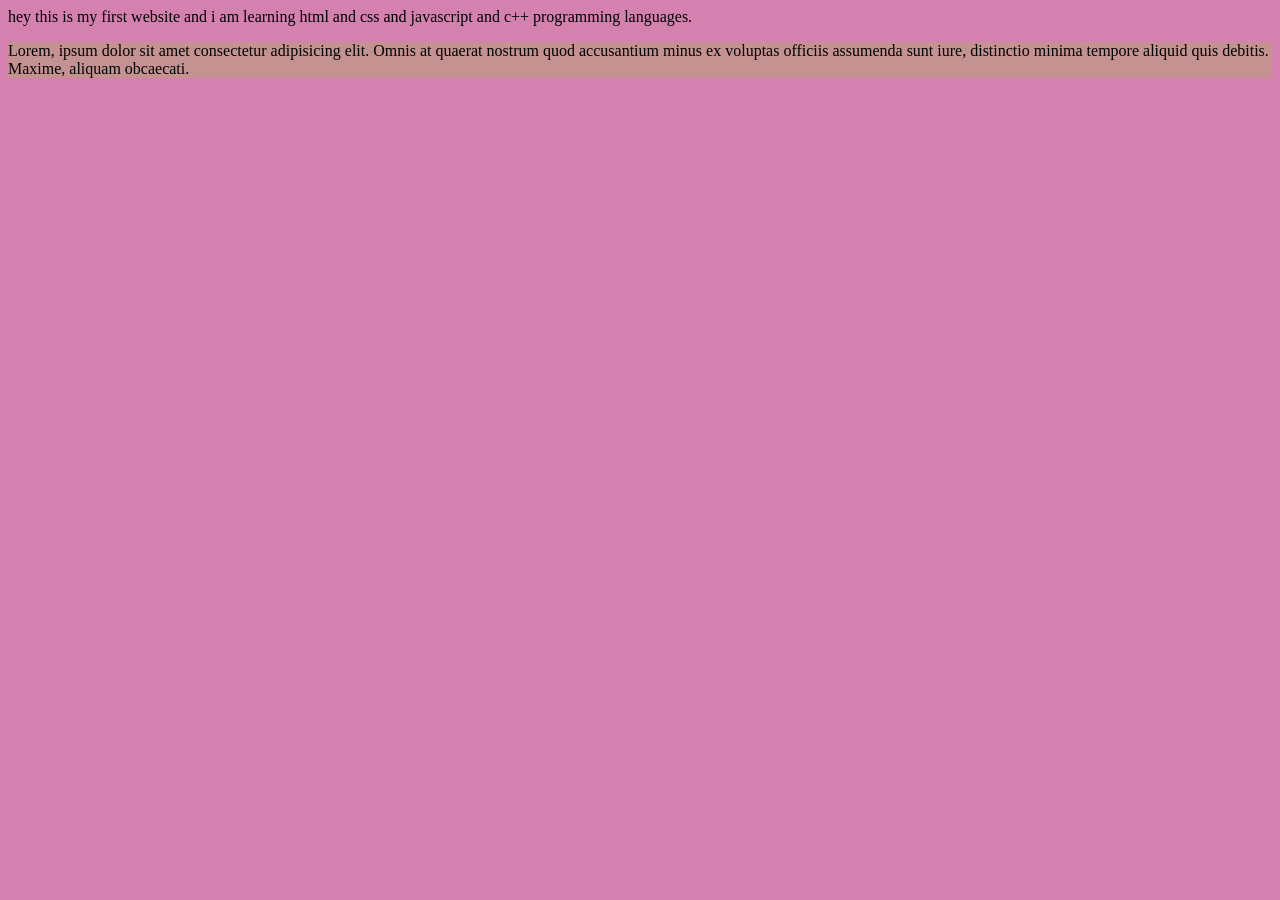
<file: basic/index.html>
<!DOCTYPE html>
<html lang="en">
<head>
    <meta charset="UTF-8">
    <meta name="viewport" content="width=device-width, initial-scale=1.0">
    <title>varun singh</title>
    <link rel="stylesheet" href="style.css">
</head>
<body>
    hey this is my first website and i am learning html and css and javascript and c++ programming languages.
<p style="background-color:rgb(197, 146, 146);">Lorem, ipsum dolor sit amet consectetur adipisicing elit. Omnis at quaerat nostrum quod accusantium minus ex voluptas officiis assumenda sunt iure, distinctio minima tempore aliquid quis debitis. Maxime, aliquam obcaecati.</p>
    <script src="script.jss"></script>
</body>
</html>


<!-- comment in html -->
</file>
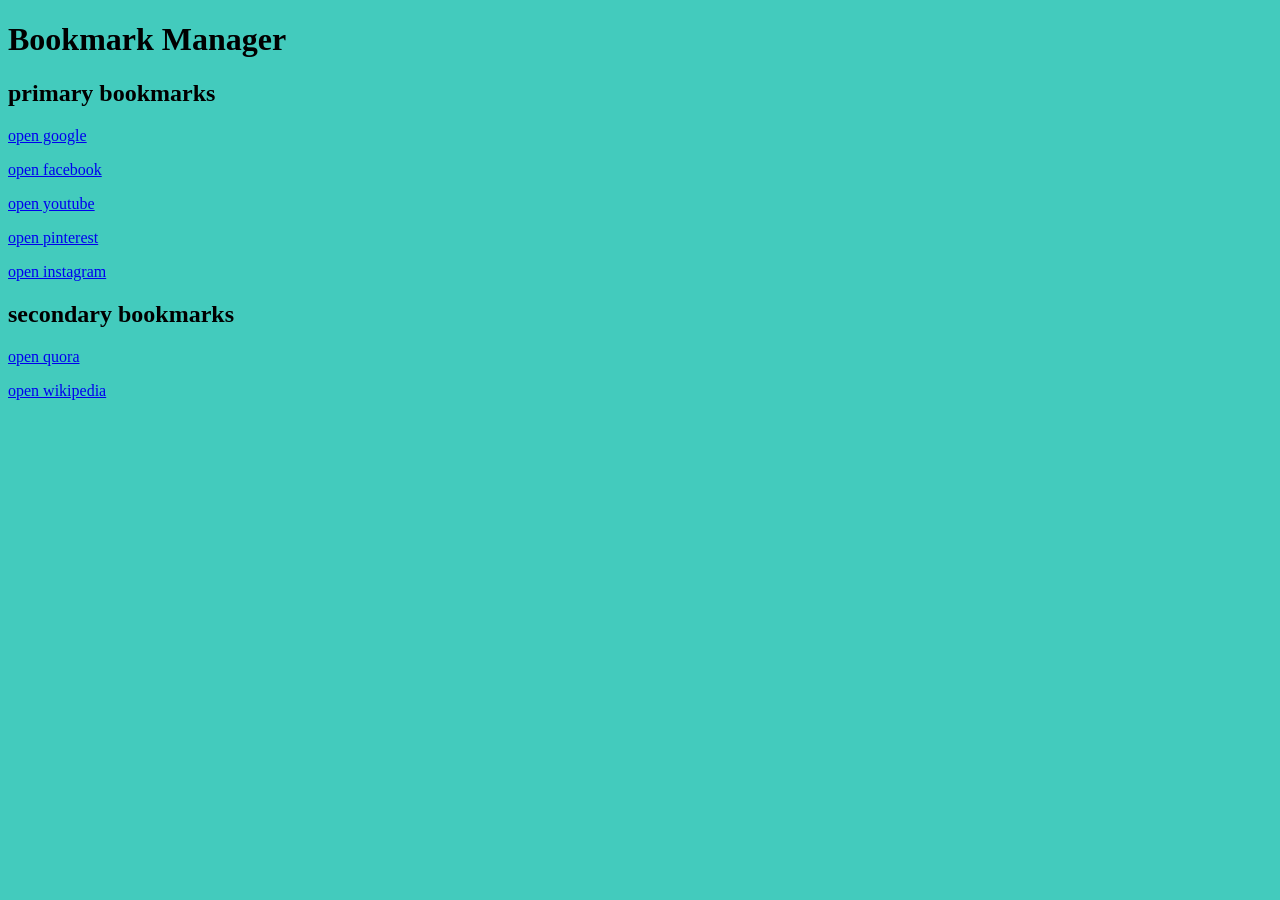
<file: bookmark_manager/index.html>
<!DOCTYPE html>
<html lang="en">
<head>
    <meta charset="UTF-8">
    <meta name="viewport" content="width=device-width, initial-scale=1.0">
    <title>Bookmark Manager - Varun Singh</title>
    <link rel="stylesheet" href="style.css">
</head>
<body>
    <h1>Bookmark Manager</h1>
    <h2>primary bookmarks</h2>
    <p><a target="_blank" href="https://www.google.com">open google</a></p>
    <p><a target="_blank" href="https://www.facebook.com">open facebook</a></p>
    <p><a target="_blank" href="https://www.youtube.com">open youtube</a></p>
    <p><a target="_blank" href="https://www.pinterest.com">open pinterest</a></p>
    <p><a target="_blank" href="https://www.instagram.com">open instagram</a></p>

    <h2>secondary bookmarks</h2>
    <p><a target="_blank" href="https://www.quora.com">open quora</a></p>
    <p><a target="_blank" href="https://www.wikipedia.org">open wikipedia</a></p>
    <script src="script.jss"></script>
</body>
</html>
</file>
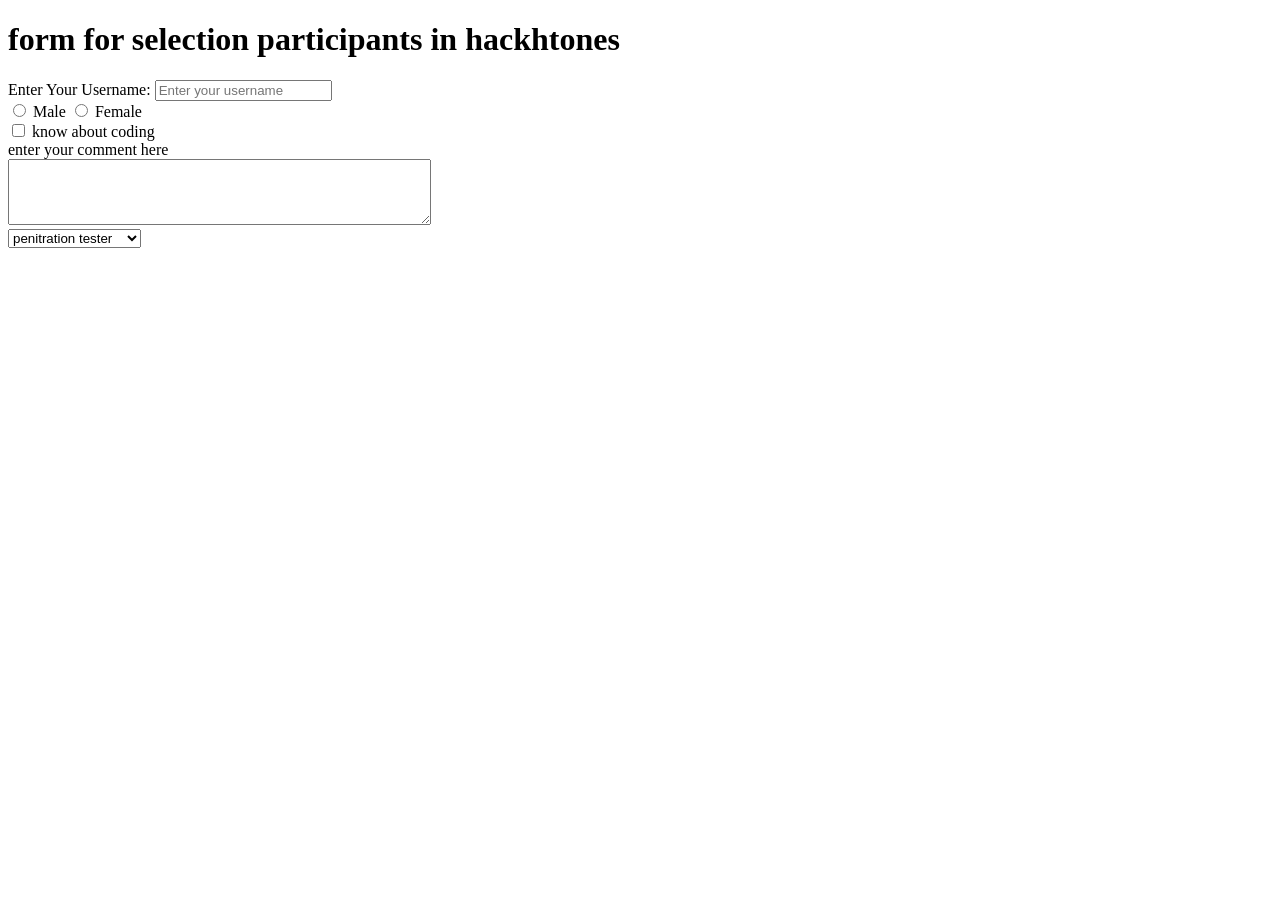
<file: forms/INDEX.HTML>
<!DOCTYPE html>
<html lang="en">
<head>
    <meta charset="UTF-8">
    <meta name="viewport" content="width=device-width, initial-scale=1.0">
    <title> forms </title>
</head>
<body>
    <h1> form for selection participants in hackhtones </h1>
    <form action = "post"> 
        <div> 
        <label for="username">Enter Your Username:</label>
        <input type="text" name="username" id="username" placeholder="Enter your username">
        </div>


        <div>
        <input type="radio" name="gender" id="male" value="male">
        <label for="male">Male</label>
        <input type="radio" name="gender" id="female" value="female">
        <label for="female">Female</label>
        </div>


        <div>
            <input type="checkbox" id="coding" name="coding" values="yes">
            <label for="coding">know about coding</label>
            </div>
            <div>
                <label for="comment">enter your comment here </label>
            </div>
            <textarea id="comment" name="comment" rows="4" cols="50"></textarea>

            
            <div>
                <select name="role">
                    <option value="penitration tester">penitration tester</option>
                    <option value="baunty hunter">baunty hunter</option>
                    <option value="fullstack developer">fullstack developer</option>
                </select>
            </div>
    </form>
</body>
</html>
</file>
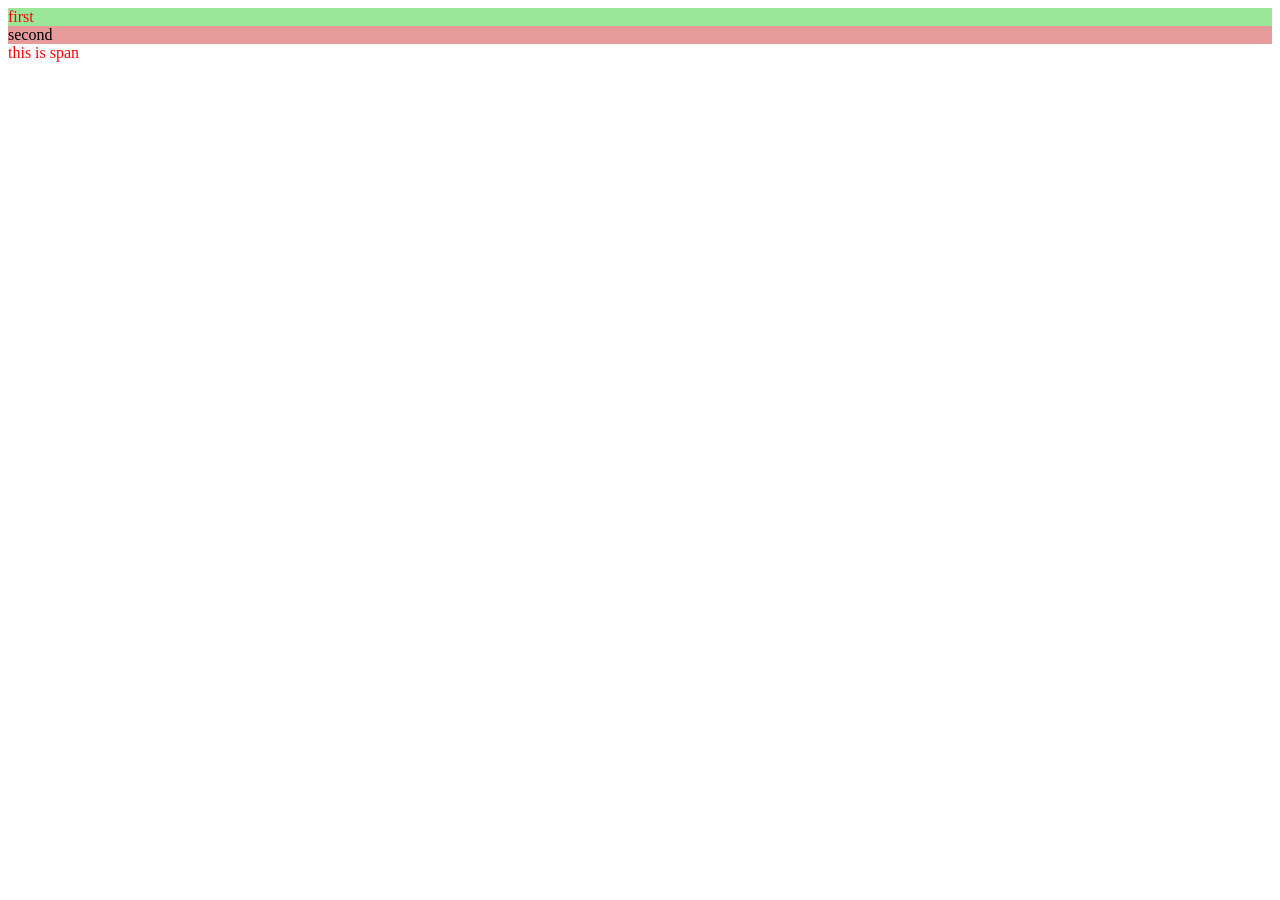
<file: id & classes/index.html>
<!DOCTYPE html>
<html lang="en">
<head>
    <meta charset="UTF-8">
    <meta name="viewport" content="width=device-width, initial-scale=1.0">
    <title>id and classes</title>
    <link rel="stylesheet" href="style.css">
</head>
<body>
    <div id="firstdiv" class="red bg-yellow">first</div>
    <div id="secondiv">second</div>
    <span class="red">this is span</span>
</body>
</html>
</file>
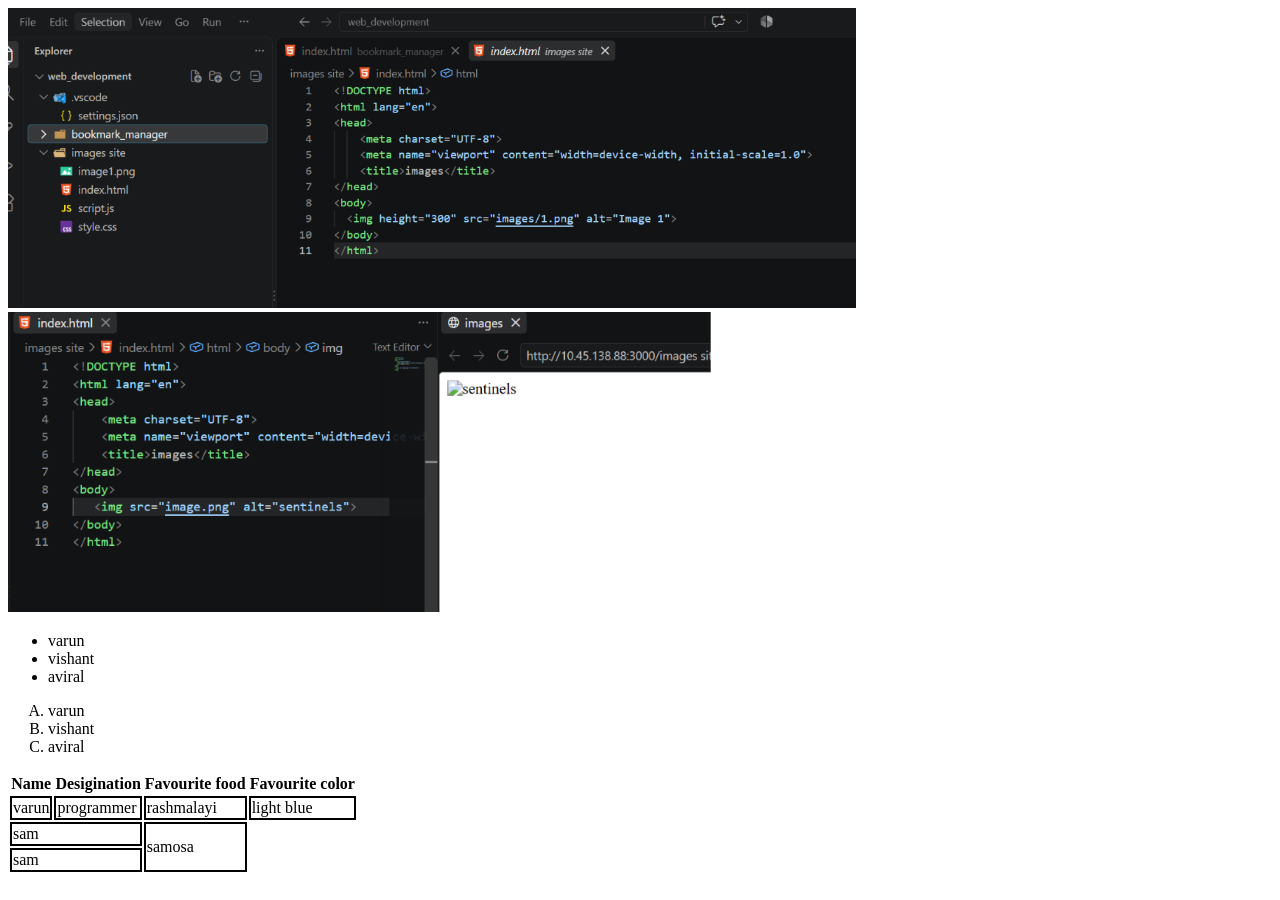
<file: images site/index.html>
<!DOCTYPE html>
<html lang="en">
<head>
    <meta charset="UTF-8">
    <meta name="viewport" content="width=device-width, initial-scale=1.0">
    <title>Images</title>
    <link rel="stylesheet" href="style.css">
</head>
<body>
  <img height="300" src="image5.png" alt="Image site">
  <img height="300" src="image1.png" alt="Image site">
  <table>
    <tr>
      <th>Name</th>
      <th>Desigination</th>
      <Th>Favourite food</th>
      <th>Favourite color</th>
    </tr>
    <tr>
      <td>varun</td>
      <td>programmer</td>
      <td>rashmalayi</td>
      <td>light blue</td>
    </tr>

    <tr> 
      <td colspan="2"> sam </td>
      <td rowspan="2"> samosa </td>
    </tr>
    <tr> 
      <td colspan="2"> sam </td>
    </tr>

    <ul>
      <li>varun</li>
      <li>vishant</li>
      <li>aviral</li>
    </ul>

    <ol type="A">  
      <li>varun</li>
      <li>vishant</li>
      <li>aviral</li>
    </ol>

  </table>
</body>
</html>
</file>
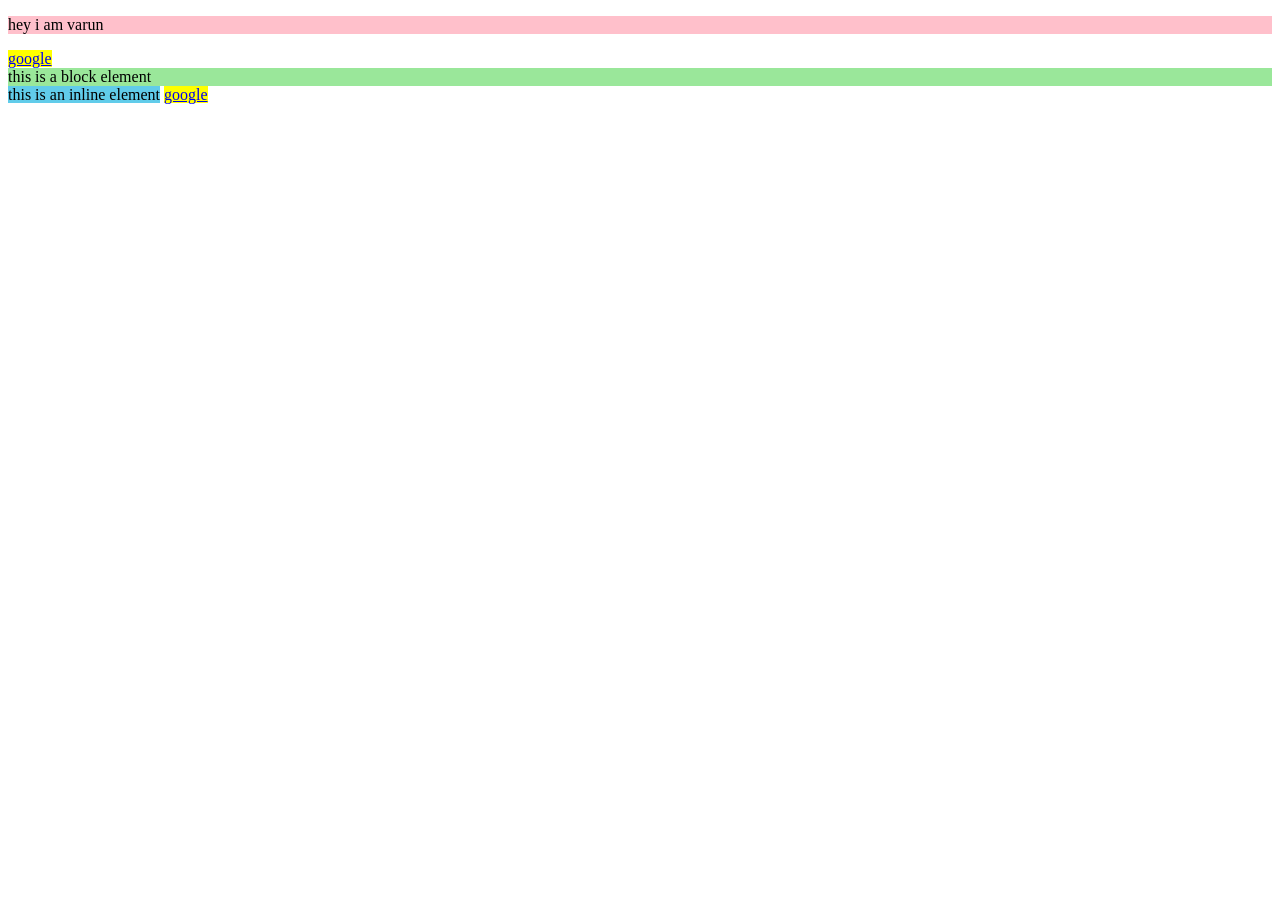
<file: inline&block element/index.html>
<!DOCTYPE html>
<html lang="en">
<head>
    <meta charset="UTF-8">
    <meta name="viewport" content="width=device-width, initial-scale=1.0">
    <title>inline and block elements</title>
    <link rel="stylesheet" href="style.css">
</head>
<body>
    <p> hey i am varun</p>  <!-- this is block element they cover the entire width of the container -->
    <a href="https://www.google.com/">google</a>   <!-- this is inline element they only cover the width of the content -->
<div>this is a block element</div>  <!-- this is block element  agar is line mai new line add karogai to bhi wo niche hi show hogi -->
<span>this is an inline element</span> <a href="https://www.google.com/">google</a>
</html>
</file>
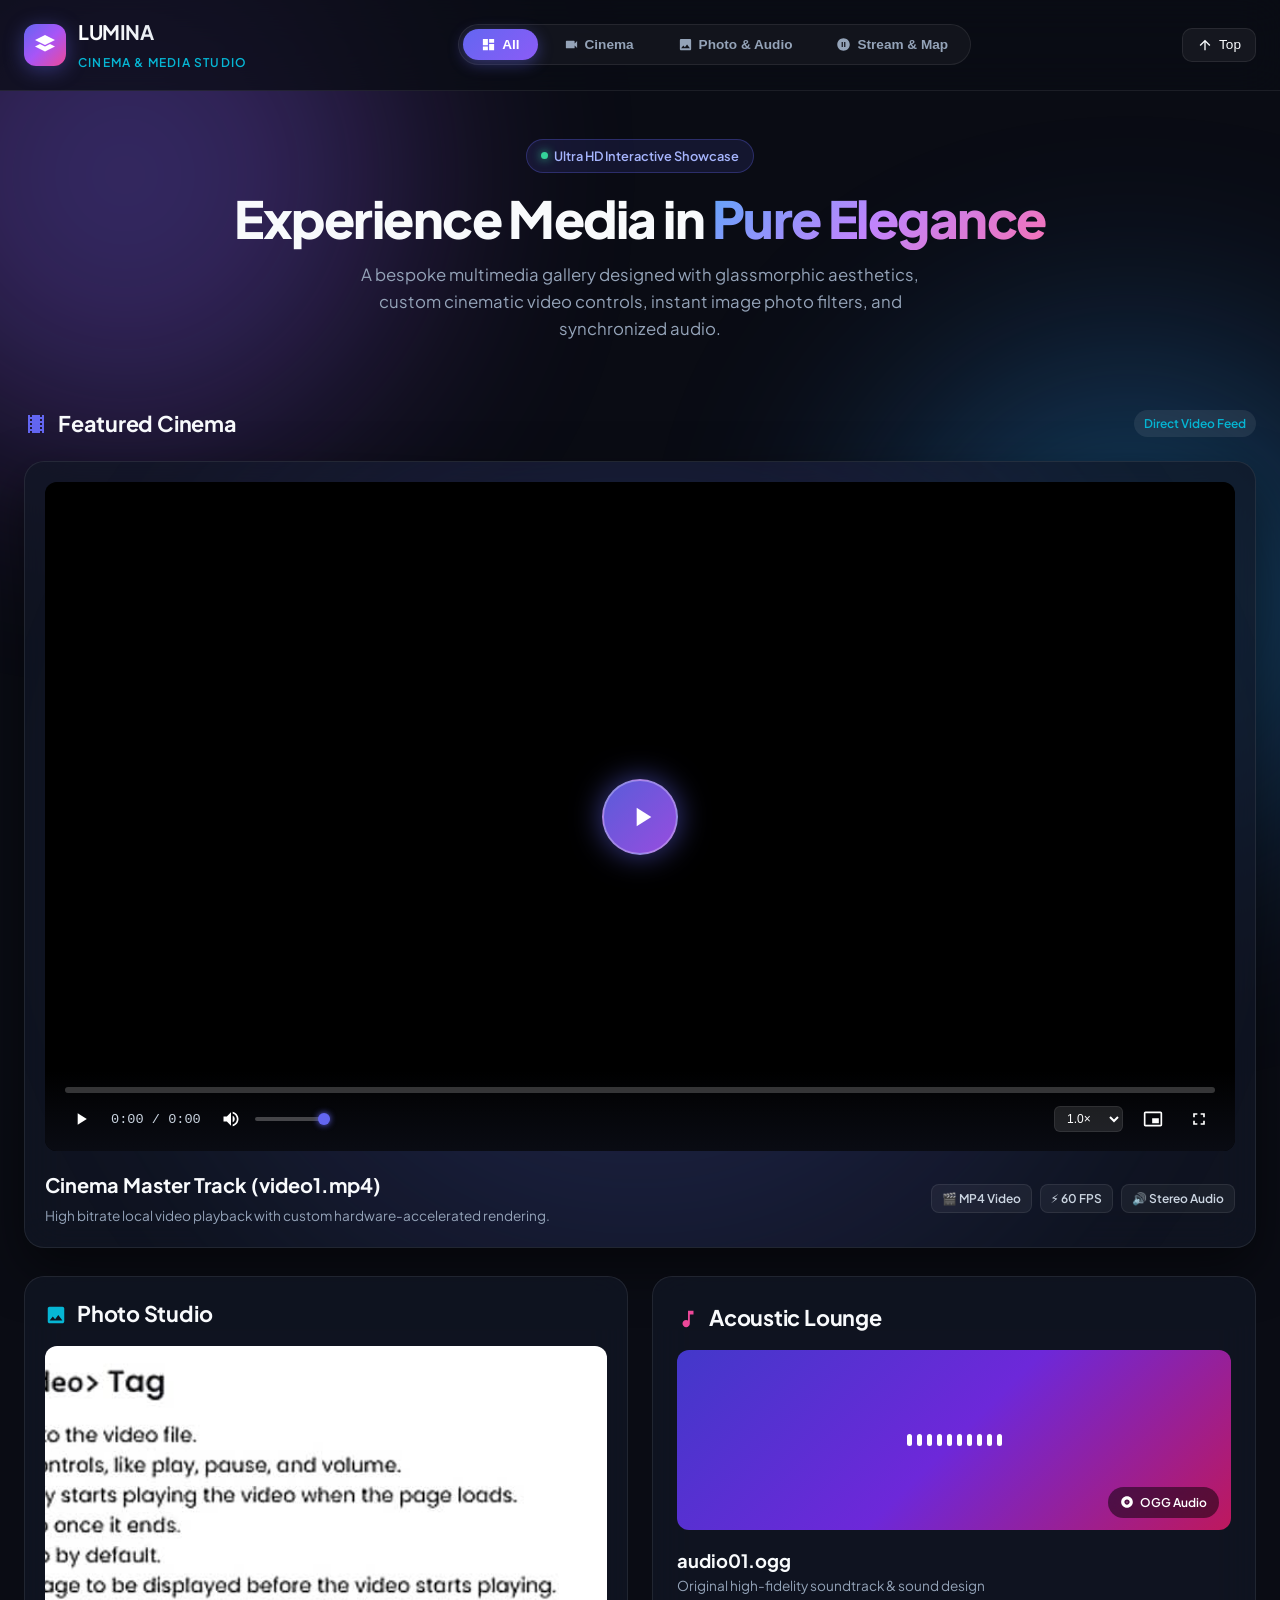
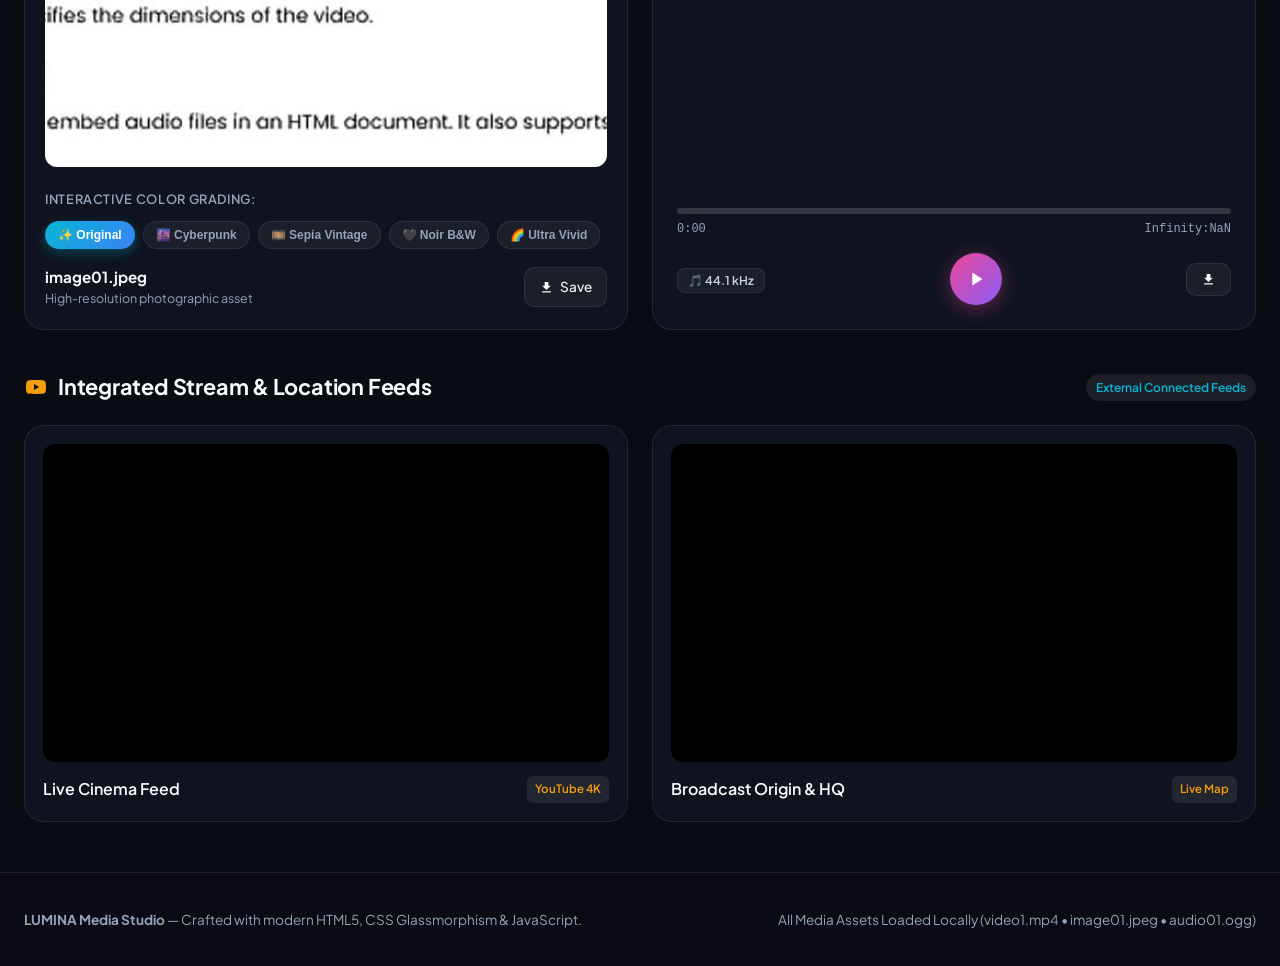
<file: media site/index.html>
<!DOCTYPE html>
<html lang="en">
<head>
  <meta charset="UTF-8">
  <meta http-equiv="refresh" content="0; url=media.html">
  <meta name="viewport" content="width=device-width, initial-scale=1.0">
  <title>Redirecting to Media Studio</title>
  <script>
    window.location.replace("media.html");
  </script>
  <style>
    body {
      background-color: #0a0c14;
      color: #f8fafc;
      font-family: system-ui, -apple-system, BlinkMacSystemFont, 'Segoe UI', Roboto, sans-serif;
      display: flex;
      flex-direction: column;
      align-items: center;
      justify-content: center;
      height: 100vh;
      margin: 0;
      text-align: center;
    }
    .redirect-card {
      background: rgba(18, 24, 38, 0.8);
      border: 1px solid rgba(255, 255, 255, 0.1);
      padding: 30px 40px;
      border-radius: 16px;
      box-shadow: 0 10px 30px rgba(0,0,0,0.5);
    }
    a {
      color: #6366f1;
      font-weight: 600;
      text-decoration: none;
    }
    a:hover {
      text-decoration: underline;
    }
  </style>
</head>
<body>
  <div class="redirect-card">
    <h2>LUMINA Media Studio</h2>
    <p>The media file is located at <a href="media.html">media.html</a>.</p>
    <p style="font-size: 0.85rem; color: #94a3b8;">Redirecting automatically...</p>
  </div>
</body>
</html>
</file>
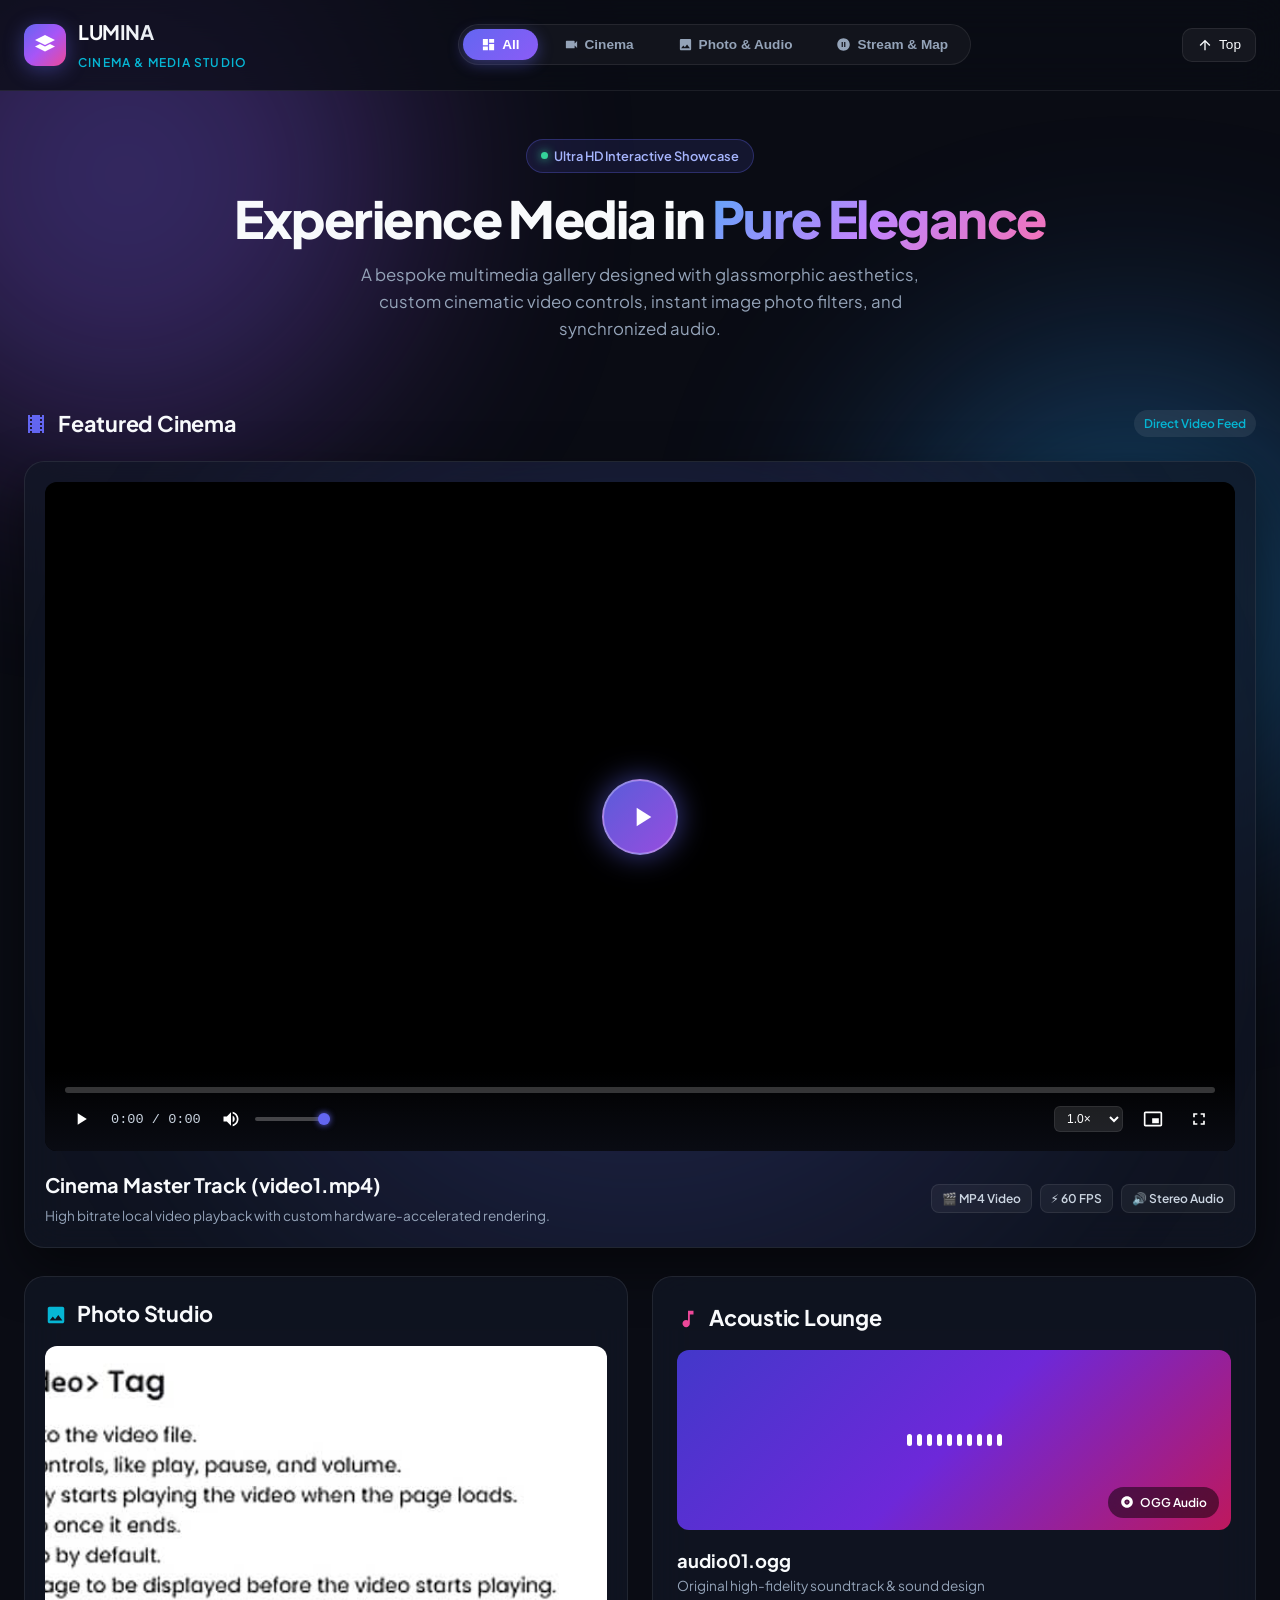
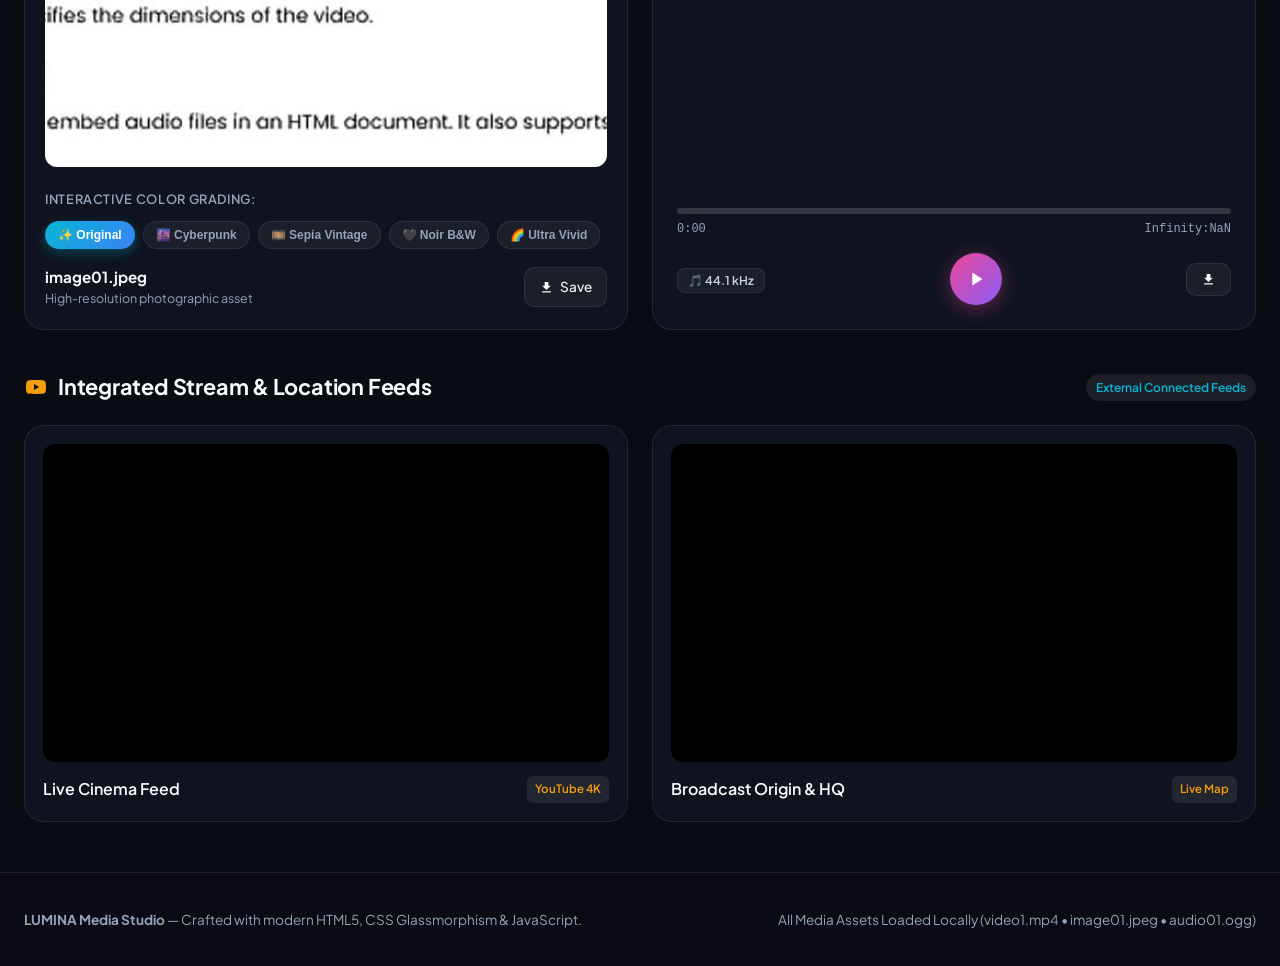
<file: media site/media.html>
<!DOCTYPE html>
<html lang="en">
<head>
  <meta charset="UTF-8">
  <meta name="viewport" content="width=device-width, initial-scale=1.0">
  <title>Lumina Studio // Next-Gen Media Experience</title>
  <link rel="preconnect" href="https://fonts.googleapis.com">
  <link rel="preconnect" href="https://fonts.gstatic.com" crossorigin>
  <link href="https://fonts.googleapis.com/css2?family=Plus+Jakarta+Sans:wght@400;500;600;700;800&display=swap" rel="stylesheet">
  <link rel="stylesheet" href="style.css">
</head>
<body>

  <!-- ================= HEADER & NAVIGATION ================= -->
  <header class="header">
    <div class="container header-content">
      <a href="media.html" class="brand">
        <div class="brand-icon">
          <svg viewBox="0 0 24 24"><path d="M12 2L2 7l10 5 10-5-10-5zm0 9l2.5-1.25L12 8.5l-2.5 1.25L12 11zm0 2.5l-5-2.5-5 2.5 10 5 10-5-5-2.5-5 2.5z"/></svg>
        </div>
        <div class="brand-text">
          <h1>LUMINA</h1>
          <span>Cinema & Media Studio</span>
        </div>
      </a>

      <!-- Filter Navigation Pills -->
      <nav class="nav-filters">
        <button class="filter-btn active" data-target="all">
          <svg width="15" height="15" viewBox="0 0 24 24" fill="currentColor"><path d="M3 13h8V3H3v10zm0 8h8v-6H3v6zm10 0h8V11h-8v10zm0-18v6h8V3h-8z"/></svg>
          All
        </button>
        <button class="filter-btn" data-target="video">
          <svg width="15" height="15" viewBox="0 0 24 24" fill="currentColor"><path d="M17 10.5V7c0-.55-.45-1-1-1H4c-.55 0-1 .45-1 1v10c0 .55.45 1 1 1h12c.55 0 1-.45 1-1v-3.5l4 4v-11l-4 4z"/></svg>
          Cinema
        </button>
        <button class="filter-btn" data-target="photo">
          <svg width="15" height="15" viewBox="0 0 24 24" fill="currentColor"><path d="M21 19V5c0-1.1-.9-2-2-2H5c-1.1 0-2 .9-2 2v14c0 1.1.9 2 2 2h14c1.1 0 2-.9 2-2zM8.5 13.5l2.5 3.01L14.5 12l4.5 6H5l3.5-4.5z"/></svg>
          Photo & Audio
        </button>
        <button class="filter-btn" data-target="stream">
          <svg width="15" height="15" viewBox="0 0 24 24" fill="currentColor"><path d="M12 2C6.48 2 2 6.48 2 12s4.48 10 10 10 10-4.48 10-10S17.52 2 12 2zm-1 14H9V8h2v8zm4 0h-2V8h2v8z"/></svg>
          Stream & Map
        </button>
      </nav>

      <div class="header-actions">
        <button class="action-btn" onclick="window.scrollTo({top: 0, behavior: 'smooth'})">
          <svg width="16" height="16" viewBox="0 0 24 24" fill="currentColor"><path d="M4 12l1.41 1.41L11 7.83V20h2V7.83l5.58 5.59L20 12l-8-8-8 8z"/></svg>
          Top
        </button>
      </div>
    </div>
  </header>

  <!-- ================= HERO INTRO ================= -->
  <main class="container">
    <section class="hero-section">
      <div class="badge">
        <span class="badge-dot"></span>
        Ultra HD Interactive Showcase
      </div>
      <h2 class="hero-title">Experience Media in <span class="gradient-text">Pure Elegance</span></h2>
      <p class="hero-desc">
        A bespoke multimedia gallery designed with glassmorphic aesthetics, custom cinematic video controls, instant image photo filters, and synchronized audio.
      </p>
    </section>

    <!-- ================= SECTION 1: CINEMA VIDEO PLAYER ================= -->
    <section class="media-section" id="videoSection">
      <div class="section-head">
        <div class="section-head-title">
          <svg width="24" height="24" viewBox="0 0 24 24" fill="#6366f1"><path d="M18 3v2h-2V3H8v2H6V3H4v18h2v-2h2v2h8v-2h2v2h2V3h-2zM8 17H6v-2h2v2zm0-4H6v-2h2v2zm0-4H6V7h2v2zm10 8h-2v-2h2v2zm0-4h-2v-2h2v2zm0-4h-2V7h2v2z"/></svg>
          <span>Featured Cinema</span>
        </div>
        <span class="section-tag">Direct Video Feed</span>
      </div>

      <div class="featured-video-card">
        <div class="ambient-glow"></div>

        <!-- Video Player Wrapper -->
        <div class="video-container" id="videoContainer">
          <video id="mainVideo" class="video-element" preload="metadata" playsinline>
            <source src="video1.mp4" type="video/mp4">
            Your browser does not support the video tag.
          </video>

          <!-- Large Play Button Overlay -->
          <div class="video-play-overlay" id="videoOverlay" title="Click to play">
            <div class="play-circle">
              <svg viewBox="0 0 24 24"><path d="M8 5v14l11-7z"/></svg>
            </div>
          </div>

          <!-- Custom Sleek Controls Bar -->
          <div class="custom-controls">
            <!-- Progress / Scrubber Bar -->
            <div class="progress-container" id="progressContainer" title="Seek video">
              <div class="progress-bar-fill" id="progressBar"></div>
            </div>

            <!-- Controls Row -->
            <div class="controls-row">
              <div class="controls-left">
                <!-- Play/Pause -->
                <button class="ctrl-btn" id="playPauseBtn" title="Play / Pause">
                  <svg id="playPauseIcon" viewBox="0 0 24 24"><path d="M8 5v14l11-7z"/></svg>
                </button>

                <!-- Time display -->
                <span class="time-display">
                  <span id="currentTime">0:00</span> / <span id="duration">0:00</span>
                </span>

                <!-- Volume Slider -->
                <div class="volume-wrapper">
                  <button class="ctrl-btn" id="muteBtn" title="Mute / Unmute">
                    <svg id="muteIcon" viewBox="0 0 24 24">
                      <path d="M3 9v6h4l5 5V4L7 9H3zm13.5 3c0-1.77-1.02-3.29-2.5-4.03v8.05c1.48-.73 2.5-2.25 2.5-4.02zM14 3.23v2.06c2.89.86 5 3.54 5 6.71s-2.11 5.85-5 6.71v2.06c4.01-.91 7-4.49 7-8.77s-2.99-7.86-7-8.77z"/>
                    </svg>
                  </button>
                  <input type="range" class="volume-slider" id="volumeSlider" min="0" max="1" step="0.05" value="1" title="Volume">
                </div>
              </div>

              <div class="controls-right">
                <!-- Speed select -->
                <select class="speed-select" id="speedSelect" title="Playback speed">
                  <option value="0.5">0.5×</option>
                  <option value="1" selected>1.0×</option>
                  <option value="1.25">1.25×</option>
                  <option value="1.5">1.5×</option>
                  <option value="2">2.0×</option>
                </select>

                <!-- Picture in Picture -->
                <button class="ctrl-btn" id="pipBtn" title="Picture in Picture">
                  <svg viewBox="0 0 24 24"><path d="M19 11h-8v6h8v-6zm4 8V4.98C23 3.88 22.1 3 21 3H3c-1.1 0-2 .88-2 1.98V19c0 1.1.9 2 2 2h18c1.1 0 2-.9 2-2zm-2 .02H3V4.97h18v14.05z"/></svg>
                </button>

                <!-- Fullscreen -->
                <button class="ctrl-btn" id="fullscreenBtn" title="Toggle Fullscreen">
                  <svg viewBox="0 0 24 24"><path d="M7 14H5v5h5v-2H7v-3zm-2-4h2V7h3V5H5v5zm12 7h-3v2h5v-5h-2v3zM14 5v2h3v3h2V5h-5z"/></svg>
                </button>
              </div>
            </div>
          </div>
        </div>

        <!-- Video Metadata Info -->
        <div class="video-meta-bar">
          <div class="video-info">
            <h2>Cinema Master Track (video1.mp4)</h2>
            <p>High bitrate local video playback with custom hardware-accelerated rendering.</p>
          </div>
          <div class="video-badges">
            <span class="meta-pill">🎬 MP4 Video</span>
            <span class="meta-pill">⚡ 60 FPS</span>
            <span class="meta-pill">🔊 Stereo Audio</span>
          </div>
        </div>
      </div>
    </section>

    <!-- ================= SECTION 2: PHOTO STUDIO & AUDIO LOUNGE ================= -->
    <section class="media-section" id="photoAudioSection">
      <div class="showcase-grid-two">
        
        <!-- Interactive Photo Studio Card -->
        <div class="image-studio-card">
          <div class="section-head-title" style="margin-bottom: 14px;">
            <svg width="22" height="22" viewBox="0 0 24 24" fill="#06b6d4"><path d="M21 19V5c0-1.1-.9-2-2-2H5c-1.1 0-2 .9-2 2v14c0 1.1.9 2 2 2h14c1.1 0 2-.9 2-2zM8.5 13.5l2.5 3.01L14.5 12l4.5 6H5l3.5-4.5z"/></svg>
            <span>Photo Studio</span>
          </div>

          <div class="image-preview-wrapper" title="Click to view full lightbox">
            <img src="image01.jpeg" alt="Showcase Preview" id="showcaseImg" class="showcase-img">
            <div class="image-zoom-overlay" id="openLightboxBtn" title="Zoom in">
              <svg width="20" height="20" viewBox="0 0 24 24" fill="currentColor"><path d="M15.5 14h-.79l-.28-.27A6.471 6.471 0 0 0 16 9.5 6.5 6.5 0 1 0 9.5 16c1.61 0 3.09-.59 4.23-1.57l.27.28v.79l5 4.99L20.49 19l-4.99-5zm-6 0C7.01 14 5 11.99 5 9.5S7.01 5 9.5 5 14 7.01 14 9.5 11.99 14 9.5 14z"/></svg>
            </div>
          </div>

          <div class="image-controls-bar">
            <span style="font-size: 0.8rem; font-weight: 600; color: var(--text-muted); text-transform: uppercase; letter-spacing: 0.05em;">Interactive Color Grading:</span>
            <div class="filter-pills-row">
              <button class="img-filter-chip active" data-filter="filter-normal">✨ Original</button>
              <button class="img-filter-chip" data-filter="filter-cyber">🌆 Cyberpunk</button>
              <button class="img-filter-chip" data-filter="filter-vintage">🎞️ Sepia Vintage</button>
              <button class="img-filter-chip" data-filter="filter-bw">🖤 Noir B&W</button>
              <button class="img-filter-chip" data-filter="filter-vibrant">🌈 Ultra Vivid</button>
            </div>
          </div>

          <div style="margin-top: 16px; display: flex; justify-content: space-between; align-items: center;">
            <div>
              <p style="font-weight: 700; font-size: 0.95rem;">image01.jpeg</p>
              <p style="font-size: 0.78rem; color: var(--text-muted);">High-resolution photographic asset</p>
            </div>
            <a href="image01.jpeg" download class="action-btn" style="text-decoration: none;" title="Save image">
              <svg width="15" height="15" viewBox="0 0 24 24" fill="currentColor"><path d="M19 9h-4V3H9v6H5l7 7 7-7zM5 18v2h14v-2H5z"/></svg>
              Save
            </a>
          </div>
        </div>

        <!-- Glassmorphism Audio Lounge Card -->
        <div class="audio-studio-card">
          <div>
            <div class="section-head-title" style="margin-bottom: 14px;">
              <svg width="22" height="22" viewBox="0 0 24 24" fill="#ec4899"><path d="M12 3v10.55c-.59-.34-1.27-.55-2-.55-2.21 0-4 1.79-4 4s1.79 4 4 4 4-1.79 4-4V7h4V3h-6z"/></svg>
              <span>Acoustic Lounge</span>
            </div>

            <div class="audio-header-art">
              <!-- Animated Soundwave bars -->
              <div class="soundwave-animator" id="soundwaveAnimator">
                <div class="wave-bar"></div>
                <div class="wave-bar"></div>
                <div class="wave-bar"></div>
                <div class="wave-bar"></div>
                <div class="wave-bar"></div>
                <div class="wave-bar"></div>
                <div class="wave-bar"></div>
                <div class="wave-bar"></div>
                <div class="wave-bar"></div>
                <div class="wave-bar"></div>
              </div>

              <div class="audio-disc-badge" id="audioDisc">
                <svg width="14" height="14" viewBox="0 0 24 24" fill="currentColor"><path d="M12 2C6.48 2 2 6.48 2 12s4.48 10 10 10 10-4.48 10-10S17.52 2 12 2zm0 14.5c-2.49 0-4.5-2.01-4.5-4.5S9.51 7.5 12 7.5s4.5 2.01 4.5 4.5-2.01 4.5-4.5 4.5zm0-5.5c-.55 0-1 .45-1 1s.45 1 1 1 1-.45 1-1-.45-1-1-1z"/></svg>
                <span>OGG Audio</span>
              </div>
            </div>

            <!-- Audio metadata -->
            <div class="audio-meta-area">
              <h3>audio01.ogg</h3>
              <p>Original high-fidelity soundtrack & sound design</p>
            </div>
          </div>

          <!-- Hidden Native Audio for JS Hookup -->
          <audio id="mainAudio" src="audio01.ogg" preload="metadata"></audio>

          <div>
            <!-- Audio Scrubber -->
            <div class="audio-scrubber-row">
              <div class="audio-timeline-track" id="audioTimeline" title="Seek audio">
                <div class="audio-timeline-fill" id="audioTimelineFill"></div>
              </div>
              <div class="audio-time-row">
                <span id="audioCurrentTime">0:00</span>
                <span id="audioDuration">0:00</span>
              </div>
            </div>

            <!-- Audio Buttons -->
            <div class="audio-controls-row">
              <div>
                <span class="meta-pill">🎵 44.1 kHz</span>
              </div>

              <button class="audio-play-main-btn" id="audioPlayBtn" title="Play / Pause Audio">
                <svg id="audioPlayIcon" viewBox="0 0 24 24"><path d="M8 5v14l11-7z"/></svg>
              </button>

              <a href="audio01.ogg" download class="action-btn" style="text-decoration: none;" title="Download sound">
                <svg width="15" height="15" viewBox="0 0 24 24" fill="currentColor"><path d="M19 9h-4V3H9v6H5l7 7 7-7zM5 18v2h14v-2H5z"/></svg>
              </a>
            </div>
          </div>
        </div>

      </div>
    </section>

    <!-- ================= SECTION 3: STREAM & EMBEDDED FEEDS ================= -->
    <section class="media-section" id="streamSection">
      <div class="section-head">
        <div class="section-head-title">
          <svg width="24" height="24" viewBox="0 0 24 24" fill="#f59e0b"><path d="M21.58 7.19c-.23-.86-.91-1.54-1.77-1.77C18.25 5 12 5 12 5s-6.25 0-7.81.42c-.86.23-1.54.91-1.77 1.77C2 8.75 2 12 2 12s0 3.25.42 4.81c.23.86.91 1.54 1.77 1.77C5.75 19 12 19 12 19s6.25 0 7.81-.42c.86-.23 1.54-.91 1.77-1.77C22 15.25 22 12 22 12s0-3.25-.42-4.81zM10 15V9l5.2 3-5.2 3z"/></svg>
          <span>Integrated Stream & Location Feeds</span>
        </div>
        <span class="section-tag">External Connected Feeds</span>
      </div>

      <div class="embeds-grid">
        <!-- YouTube Stream Card -->
        <div class="embed-card">
          <div class="embed-frame-wrapper">
            <iframe 
              src="https://www.youtube.com/embed/5qap5aO4i9A" 
              title="YouTube video player" 
              allow="accelerometer; autoplay; clipboard-write; encrypted-media; gyroscope; picture-in-picture; web-share" 
              allowfullscreen>
            </iframe>
          </div>
          <div class="embed-meta">
            <h4>Live Cinema Feed</h4>
            <span class="embed-badge">YouTube 4K</span>
          </div>
        </div>

        <!-- Google Maps Location Card -->
        <div class="embed-card">
          <div class="embed-frame-wrapper">
            <iframe 
              src="https://www.google.com/maps/embed?pb=!1m18!1m12!1m3!1d3650.835187168569!2d90.3902571744799!3d23.75090339458808!2m3!1f0!2f0!3f0!3m2!1i1024!2i768!4f13.1!3m3!1m2!1s0x3755b8b0b6c7e6a5%3A0x8c8c8c8c8c8c8c8c!2sDhaka%20City%20Center!5e0!3m2!1sen!2sbd!4v1616161616161" 
              loading="lazy" 
              title="Location Map"
              allowfullscreen>
            </iframe>
          </div>
          <div class="embed-meta">
            <h4>Broadcast Origin & HQ</h4>
            <span class="embed-badge">Live Map</span>
          </div>
        </div>
      </div>
    </section>
  </main>

  <!-- ================= LIGHTBOX MODAL ================= -->
  <div class="lightbox-modal" id="lightboxModal">
    <div class="lightbox-content">
      <button class="lightbox-close" id="lightboxClose" title="Close Preview">✕</button>
      <img src="image01.jpeg" alt="Full Resolution Image" id="lightboxImg">
    </div>
  </div>

  <!-- ================= FOOTER ================= -->
  <footer class="footer">
    <div class="container footer-content">
      <div>
        <strong>LUMINA Media Studio</strong> — Crafted with modern HTML5, CSS Glassmorphism & JavaScript.
      </div>
      <div>
        All Media Assets Loaded Locally (<span>video1.mp4</span> • <span>image01.jpeg</span> • <span>audio01.ogg</span>)
      </div>
    </div>
  </footer>

  <script src="script.js"></script>
</body>
</html>
</file>
<file: basic/style.css>
body{
    background-color: rgb(212, 129, 176);
}
/* comment in css */
</file>
<file: bookmark_manager/style.css>
body{
    background-color: rgb(67, 203, 189);
    color: black;
}
</file>
<file: id & classes/style.css>
.red{
    color: red;
}
.bg-yellow{
    background-color: yellow;
}
#firstdiv{
    background-color: rgb(154, 231, 154);
}
#secondiv{
    background-color: rgb(231, 154, 154);
}
</file>
<file: images site/style.css>
td{
    border: 2px solid black;
}
</file>
<file: inline&block element/style.css>
p{
    background-color: pink;
}

a{
    background-color: yellow;
} 
div{
    background-color: rgb(154, 231, 154);
}
span{
    background-color: rgb(97, 204, 234);
}
</file>
<file: media site/style.css>
/* ============================================================
   LUMINA CINEMATIC MEDIA STUDIO - MODERN STYLESHEET
   ============================================================ */

:root {
  --bg-dark: #0a0c14;
  --bg-card: rgba(18, 24, 38, 0.7);
  --bg-card-hover: rgba(28, 36, 56, 0.85);
  --border-glass: rgba(255, 255, 255, 0.08);
  --border-focus: rgba(99, 102, 241, 0.5);
  --primary: #6366f1;
  --primary-glow: rgba(99, 102, 241, 0.4);
  --accent-cyan: #06b6d4;
  --accent-pink: #ec4899;
  --accent-amber: #f59e0b;
  --text-main: #f8fafc;
  --text-muted: #94a3b8;
  --font-family: 'Plus Jakarta Sans', system-ui, -apple-system, BlinkMacSystemFont, 'Segoe UI', Roboto, sans-serif;
  --radius-lg: 20px;
  --radius-md: 12px;
  --radius-sm: 8px;
  --transition: all 0.3s cubic-bezier(0.4, 0, 0.2, 1);
}

*, *::before, *::after {
  box-sizing: border-box;
  margin: 0;
  padding: 0;
}

body {
  font-family: var(--font-family);
  background-color: var(--bg-dark);
  color: var(--text-main);
  min-height: 100vh;
  overflow-x: hidden;
  position: relative;
  line-height: 1.6;
}

/* Ambient Background Glow Effect */
body::before, body::after {
  content: '';
  position: fixed;
  border-radius: 50%;
  filter: blur(120px);
  z-index: -1;
  opacity: 0.35;
  pointer-events: none;
}

body::before {
  width: 550px;
  height: 550px;
  background: radial-gradient(circle, #6366f1 0%, #a855f7 70%, transparent 100%);
  top: -100px;
  left: -150px;
  animation: floatOrb 18s ease-in-out infinite alternate;
}

body::after {
  width: 500px;
  height: 500px;
  background: radial-gradient(circle, #06b6d4 0%, #3b82f6 70%, transparent 100%);
  bottom: 50px;
  right: -100px;
  animation: floatOrb2 20s ease-in-out infinite alternate;
}

@keyframes floatOrb {
  0% { transform: translate(0, 0) scale(1); }
  100% { transform: translate(120px, 80px) scale(1.15); }
}

@keyframes floatOrb2 {
  0% { transform: translate(0, 0) scale(1); }
  100% { transform: translate(-100px, -60px) scale(1.1); }
}

/* ================= Containers & Grid ================= */
.container {
  max-width: 1280px;
  margin: 0 auto;
  padding: 0 24px;
}

/* ================= Header & Navbar ================= */
.header {
  position: sticky;
  top: 0;
  z-index: 100;
  backdrop-filter: blur(20px);
  -webkit-backdrop-filter: blur(20px);
  background: rgba(10, 12, 20, 0.75);
  border-bottom: 1px solid var(--border-glass);
  padding: 16px 0;
  transition: var(--transition);
}

.header-content {
  display: flex;
  align-items: center;
  justify-content: space-between;
  gap: 16px;
}

.brand {
  display: flex;
  align-items: center;
  gap: 12px;
  text-decoration: none;
  color: var(--text-main);
}

.brand-icon {
  width: 42px;
  height: 42px;
  border-radius: 12px;
  background: linear-gradient(135deg, #6366f1, #a855f7, #ec4899);
  display: flex;
  align-items: center;
  justify-content: center;
  box-shadow: 0 4px 20px var(--primary-glow);
}

.brand-icon svg {
  width: 24px;
  height: 24px;
  fill: #fff;
}

.brand-text h1 {
  font-size: 1.25rem;
  font-weight: 700;
  letter-spacing: -0.02em;
  background: linear-gradient(90deg, #ffffff, #cbd5e1);
  -webkit-background-clip: text;
  -webkit-text-fill-color: transparent;
}

.brand-text span {
  font-size: 0.75rem;
  color: var(--accent-cyan);
  text-transform: uppercase;
  letter-spacing: 0.1em;
  font-weight: 600;
}

/* Nav Filter Pills */
.nav-filters {
  display: flex;
  gap: 8px;
  background: rgba(255, 255, 255, 0.04);
  padding: 4px;
  border-radius: 40px;
  border: 1px solid var(--border-glass);
}

.filter-btn {
  background: transparent;
  border: none;
  color: var(--text-muted);
  padding: 8px 18px;
  border-radius: 30px;
  font-size: 0.85rem;
  font-weight: 600;
  cursor: pointer;
  display: flex;
  align-items: center;
  gap: 6px;
  transition: var(--transition);
}

.filter-btn:hover {
  color: var(--text-main);
  background: rgba(255, 255, 255, 0.06);
}

.filter-btn.active {
  background: linear-gradient(135deg, #6366f1, #8b5cf6);
  color: #ffffff;
  box-shadow: 0 4px 15px var(--primary-glow);
}

/* Header Action Buttons */
.header-actions {
  display: flex;
  align-items: center;
  gap: 12px;
}

.action-btn {
  background: rgba(255, 255, 255, 0.05);
  border: 1px solid var(--border-glass);
  color: var(--text-main);
  padding: 8px 14px;
  border-radius: 10px;
  font-size: 0.85rem;
  font-weight: 500;
  display: inline-flex;
  align-items: center;
  gap: 6px;
  cursor: pointer;
  transition: var(--transition);
}

.action-btn:hover {
  background: rgba(255, 255, 255, 0.1);
  border-color: rgba(255, 255, 255, 0.2);
  transform: translateY(-1px);
}

/* ================= Hero / Welcome ================= */
.hero-section {
  padding: 48px 0 24px;
  text-align: center;
}

.badge {
  display: inline-flex;
  align-items: center;
  gap: 6px;
  padding: 6px 14px;
  border-radius: 30px;
  background: rgba(99, 102, 241, 0.12);
  border: 1px solid rgba(99, 102, 241, 0.3);
  color: #a5b4fc;
  font-size: 0.8rem;
  font-weight: 600;
  margin-bottom: 16px;
}

.badge-dot {
  width: 7px;
  height: 7px;
  border-radius: 50%;
  background: #34d399;
  box-shadow: 0 0 10px #34d399;
}

.hero-title {
  font-size: clamp(2rem, 4vw, 3.25rem);
  font-weight: 800;
  line-height: 1.15;
  letter-spacing: -0.03em;
  margin-bottom: 14px;
}

.hero-title .gradient-text {
  background: linear-gradient(135deg, #60a5fa, #c084fc, #f472b6);
  -webkit-background-clip: text;
  -webkit-text-fill-color: transparent;
}

.hero-desc {
  max-width: 620px;
  margin: 0 auto;
  color: var(--text-muted);
  font-size: 1.05rem;
}

/* ================= Section Headers ================= */
.section-head {
  display: flex;
  align-items: center;
  justify-content: space-between;
  margin: 40px 0 20px;
}

.section-head-title {
  display: flex;
  align-items: center;
  gap: 10px;
  font-size: 1.35rem;
  font-weight: 700;
  letter-spacing: -0.01em;
}

.section-tag {
  font-size: 0.75rem;
  padding: 4px 10px;
  border-radius: 20px;
  background: rgba(255, 255, 255, 0.08);
  color: var(--accent-cyan);
  font-weight: 600;
}

/* ================= Showcase Main Video Player ================= */
.featured-video-card {
  background: var(--bg-card);
  backdrop-filter: blur(20px);
  -webkit-backdrop-filter: blur(20px);
  border: 1px solid var(--border-glass);
  border-radius: var(--radius-lg);
  padding: 20px;
  position: relative;
  overflow: hidden;
  box-shadow: 0 20px 50px rgba(0, 0, 0, 0.5);
  transition: var(--transition);
}

.featured-video-card:hover {
  border-color: rgba(99, 102, 241, 0.35);
  box-shadow: 0 25px 60px rgba(99, 102, 241, 0.15);
}

.video-container {
  position: relative;
  border-radius: var(--radius-md);
  overflow: hidden;
  background: #000;
  aspect-ratio: 16 / 9;
  display: flex;
  align-items: center;
  justify-content: center;
}

.video-element {
  width: 100%;
  height: 100%;
  object-fit: cover;
  display: block;
}

/* Video Ambient Backlight Glow */
.ambient-glow {
  position: absolute;
  inset: -10%;
  background: radial-gradient(circle at center, rgba(99, 102, 241, 0.25), transparent 70%);
  filter: blur(50px);
  z-index: -1;
  pointer-events: none;
}

/* Big Center Play Overlay */
.video-play-overlay {
  position: absolute;
  inset: 0;
  display: flex;
  align-items: center;
  justify-content: center;
  background: rgba(0, 0, 0, 0.35);
  opacity: 1;
  transition: opacity 0.3s ease;
  cursor: pointer;
  z-index: 5;
}

.video-play-overlay.hidden {
  opacity: 0;
  pointer-events: none;
}

.play-circle {
  width: 76px;
  height: 76px;
  border-radius: 50%;
  background: linear-gradient(135deg, rgba(99, 102, 241, 0.9), rgba(168, 85, 247, 0.9));
  backdrop-filter: blur(10px);
  display: flex;
  align-items: center;
  justify-content: center;
  box-shadow: 0 0 30px rgba(99, 102, 241, 0.6);
  border: 2px solid rgba(255, 255, 255, 0.3);
  transition: transform 0.2s cubic-bezier(0.34, 1.56, 0.64, 1);
}

.play-circle svg {
  width: 32px;
  height: 32px;
  fill: #fff;
  margin-left: 4px;
}

.video-play-overlay:hover .play-circle {
  transform: scale(1.12);
  box-shadow: 0 0 45px rgba(168, 85, 247, 0.8);
}

/* Video Controls Bar */
.custom-controls {
  position: absolute;
  bottom: 0;
  left: 0;
  right: 0;
  padding: 16px 20px;
  background: linear-gradient(to top, rgba(10, 12, 20, 0.95), rgba(10, 12, 20, 0.5), transparent);
  z-index: 10;
  opacity: 1;
  transition: opacity 0.3s ease;
  display: flex;
  flex-direction: column;
  gap: 10px;
}

.video-container.controls-hidden .custom-controls {
  opacity: 0;
  pointer-events: none;
}

/* Progress Slider Bar */
.progress-container {
  width: 100%;
  height: 6px;
  background: rgba(255, 255, 255, 0.2);
  border-radius: 6px;
  cursor: pointer;
  position: relative;
  overflow: hidden;
  transition: height 0.15s ease;
}

.progress-container:hover {
  height: 9px;
}

.progress-bar-fill {
  height: 100%;
  width: 0%;
  background: linear-gradient(90deg, #6366f1, #06b6d4);
  border-radius: 6px;
  position: relative;
  transition: width 0.1s linear;
}

.controls-row {
  display: flex;
  align-items: center;
  justify-content: space-between;
  gap: 12px;
}

.controls-left, .controls-right {
  display: flex;
  align-items: center;
  gap: 14px;
}

.ctrl-btn {
  background: transparent;
  border: none;
  color: #fff;
  cursor: pointer;
  padding: 6px;
  border-radius: 6px;
  display: flex;
  align-items: center;
  justify-content: center;
  transition: var(--transition);
}

.ctrl-btn svg {
  width: 20px;
  height: 20px;
  fill: currentColor;
}

.ctrl-btn:hover {
  color: var(--accent-cyan);
  transform: scale(1.15);
}

.time-display {
  font-size: 0.85rem;
  font-family: monospace;
  color: #cbd5e1;
}

.volume-wrapper {
  display: flex;
  align-items: center;
  gap: 8px;
}

.volume-slider {
  width: 75px;
  height: 4px;
  -webkit-appearance: none;
  appearance: none;
  background: rgba(255, 255, 255, 0.25);
  border-radius: 4px;
  cursor: pointer;
  outline: none;
}

.volume-slider::-webkit-slider-thumb {
  -webkit-appearance: none;
  appearance: none;
  width: 12px;
  height: 12px;
  border-radius: 50%;
  background: #6366f1;
  cursor: pointer;
  box-shadow: 0 0 6px #6366f1;
}

.speed-select {
  background: rgba(255, 255, 255, 0.1);
  border: 1px solid var(--border-glass);
  color: #fff;
  padding: 4px 8px;
  border-radius: 6px;
  font-size: 0.75rem;
  cursor: pointer;
}

.speed-select option {
  background: #1e293b;
  color: #fff;
}

/* Video Details Below Player */
.video-meta-bar {
  display: flex;
  align-items: center;
  justify-content: space-between;
  margin-top: 18px;
  flex-wrap: wrap;
  gap: 12px;
}

.video-info h2 {
  font-size: 1.25rem;
  font-weight: 700;
  margin-bottom: 4px;
}

.video-info p {
  font-size: 0.85rem;
  color: var(--text-muted);
}

.video-badges {
  display: flex;
  gap: 8px;
  align-items: center;
}

.meta-pill {
  font-size: 0.75rem;
  font-weight: 600;
  padding: 4px 10px;
  border-radius: 8px;
  background: rgba(255, 255, 255, 0.05);
  border: 1px solid var(--border-glass);
  color: #cbd5e1;
}

/* ================= 2-Column Showcase (Image + Audio) ================= */
.showcase-grid-two {
  display: grid;
  grid-template-columns: 1fr 1fr;
  gap: 24px;
  margin-top: 28px;
}

@media (max-width: 900px) {
  .showcase-grid-two {
    grid-template-columns: 1fr;
  }
}

/* Fancy Photo Card */
.image-studio-card {
  background: var(--bg-card);
  backdrop-filter: blur(20px);
  -webkit-backdrop-filter: blur(20px);
  border: 1px solid var(--border-glass);
  border-radius: var(--radius-lg);
  padding: 20px;
  display: flex;
  flex-direction: column;
  transition: var(--transition);
  position: relative;
  overflow: hidden;
}

.image-studio-card:hover {
  border-color: rgba(6, 182, 212, 0.4);
  box-shadow: 0 15px 40px rgba(6, 182, 212, 0.12);
}

.image-preview-wrapper {
  position: relative;
  border-radius: var(--radius-md);
  overflow: hidden;
  aspect-ratio: 4 / 3;
  background: #000;
  cursor: zoom-in;
}

.showcase-img {
  width: 100%;
  height: 100%;
  object-fit: cover;
  display: block;
  transition: transform 0.5s cubic-bezier(0.2, 0.8, 0.2, 1), filter 0.4s ease;
}

.image-preview-wrapper:hover .showcase-img {
  transform: scale(1.05);
}

.image-zoom-overlay {
  position: absolute;
  top: 14px;
  right: 14px;
  background: rgba(10, 12, 20, 0.7);
  backdrop-filter: blur(8px);
  padding: 8px;
  border-radius: 50%;
  color: #fff;
  border: 1px solid var(--border-glass);
  opacity: 0;
  transform: scale(0.85);
  transition: var(--transition);
}

.image-preview-wrapper:hover .image-zoom-overlay {
  opacity: 1;
  transform: scale(1);
}

.image-controls-bar {
  margin-top: 18px;
}

.filter-pills-row {
  display: flex;
  flex-wrap: wrap;
  gap: 8px;
  margin-top: 10px;
}

.img-filter-chip {
  padding: 6px 12px;
  border-radius: 20px;
  font-size: 0.75rem;
  font-weight: 600;
  background: rgba(255, 255, 255, 0.05);
  border: 1px solid var(--border-glass);
  color: var(--text-muted);
  cursor: pointer;
  transition: var(--transition);
}

.img-filter-chip:hover {
  background: rgba(255, 255, 255, 0.1);
  color: var(--text-main);
}

.img-filter-chip.active {
  background: linear-gradient(135deg, #06b6d4, #3b82f6);
  color: #ffffff;
  border-color: transparent;
  box-shadow: 0 4px 12px rgba(6, 182, 212, 0.3);
}

/* Image Filter Presets */
.filter-normal { filter: none; }
.filter-cyber { filter: saturate(1.8) contrast(1.2) hue-rotate(15deg); }
.filter-vintage { filter: sepia(0.5) contrast(1.1) brightness(0.95); }
.filter-bw { filter: grayscale(1) contrast(1.3); }
.filter-vibrant { filter: saturate(1.5) brightness(1.05); }

/* Fancy Audio Studio Card */
.audio-studio-card {
  background: var(--bg-card);
  backdrop-filter: blur(20px);
  -webkit-backdrop-filter: blur(20px);
  border: 1px solid var(--border-glass);
  border-radius: var(--radius-lg);
  padding: 24px;
  display: flex;
  flex-direction: column;
  justify-content: space-between;
  transition: var(--transition);
  position: relative;
  overflow: hidden;
}

.audio-studio-card:hover {
  border-color: rgba(236, 72, 153, 0.4);
  box-shadow: 0 15px 40px rgba(236, 72, 153, 0.12);
}

.audio-header-art {
  position: relative;
  border-radius: var(--radius-md);
  height: 180px;
  background: linear-gradient(135deg, #4338ca, #6d28d9, #be185d);
  display: flex;
  align-items: center;
  justify-content: center;
  overflow: hidden;
}

.soundwave-animator {
  display: flex;
  align-items: center;
  gap: 5px;
  height: 60px;
}

.wave-bar {
  width: 5px;
  height: 20%;
  background: #ffffff;
  border-radius: 4px;
  transition: height 0.15s ease;
}

.wave-playing .wave-bar:nth-child(1) { animation: wave 1.2s infinite ease-in-out; }
.wave-playing .wave-bar:nth-child(2) { animation: wave 0.8s infinite ease-in-out 0.2s; }
.wave-playing .wave-bar:nth-child(3) { animation: wave 1.4s infinite ease-in-out 0.1s; }
.wave-playing .wave-bar:nth-child(4) { animation: wave 0.9s infinite ease-in-out 0.3s; }
.wave-playing .wave-bar:nth-child(5) { animation: wave 1.1s infinite ease-in-out 0.15s; }
.wave-playing .wave-bar:nth-child(6) { animation: wave 1.3s infinite ease-in-out 0.25s; }
.wave-playing .wave-bar:nth-child(7) { animation: wave 0.7s infinite ease-in-out 0.05s; }
.wave-playing .wave-bar:nth-child(8) { animation: wave 1.0s infinite ease-in-out 0.35s; }
.wave-playing .wave-bar:nth-child(9) { animation: wave 1.2s infinite ease-in-out 0.18s; }
.wave-playing .wave-bar:nth-child(10) { animation: wave 0.9s infinite ease-in-out 0.28s; }

@keyframes wave {
  0%, 100% { height: 15%; }
  50% { height: 95%; }
}

.audio-disc-badge {
  position: absolute;
  bottom: 12px;
  right: 12px;
  background: rgba(0, 0, 0, 0.5);
  backdrop-filter: blur(8px);
  padding: 6px 12px;
  border-radius: 20px;
  font-size: 0.75rem;
  font-weight: 600;
  display: flex;
  align-items: center;
  gap: 6px;
  color: #fff;
}

.disc-spinning {
  animation: spin 3s linear infinite;
}

@keyframes spin {
  100% { transform: rotate(360deg); }
}

.audio-meta-area {
  margin-top: 16px;
}

.audio-meta-area h3 {
  font-size: 1.15rem;
  font-weight: 700;
}

.audio-meta-area p {
  font-size: 0.85rem;
  color: var(--text-muted);
}

.audio-scrubber-row {
  margin-top: 16px;
}

.audio-timeline-track {
  width: 100%;
  height: 6px;
  background: rgba(255, 255, 255, 0.15);
  border-radius: 6px;
  cursor: pointer;
  position: relative;
  overflow: hidden;
}

.audio-timeline-fill {
  width: 0%;
  height: 100%;
  background: linear-gradient(90deg, #ec4899, #8b5cf6);
  border-radius: 6px;
  transition: width 0.1s linear;
}

.audio-time-row {
  display: flex;
  justify-content: space-between;
  font-size: 0.75rem;
  font-family: monospace;
  color: var(--text-muted);
  margin-top: 6px;
}

.audio-controls-row {
  display: flex;
  align-items: center;
  justify-content: space-between;
  margin-top: 14px;
}

.audio-play-main-btn {
  width: 52px;
  height: 52px;
  border-radius: 50%;
  background: linear-gradient(135deg, #ec4899, #8b5cf6);
  border: none;
  color: #fff;
  display: flex;
  align-items: center;
  justify-content: center;
  cursor: pointer;
  box-shadow: 0 4px 20px rgba(236, 72, 153, 0.4);
  transition: var(--transition);
}

.audio-play-main-btn:hover {
  transform: scale(1.08);
  box-shadow: 0 6px 25px rgba(236, 72, 153, 0.6);
}

.audio-play-main-btn svg {
  width: 22px;
  height: 22px;
  fill: currentColor;
}

/* ================= Stream & Embeds Showcase ================= */
.embeds-grid {
  display: grid;
  grid-template-columns: repeat(auto-fit, minmax(360px, 1fr));
  gap: 24px;
  margin-top: 20px;
  margin-bottom: 50px;
}

.embed-card {
  background: var(--bg-card);
  backdrop-filter: blur(20px);
  -webkit-backdrop-filter: blur(20px);
  border: 1px solid var(--border-glass);
  border-radius: var(--radius-lg);
  padding: 18px;
  transition: var(--transition);
  display: flex;
  flex-direction: column;
}

.embed-card:hover {
  border-color: rgba(255, 255, 255, 0.2);
  transform: translateY(-2px);
  box-shadow: 0 15px 35px rgba(0, 0, 0, 0.4);
}

.embed-frame-wrapper {
  position: relative;
  width: 100%;
  border-radius: var(--radius-md);
  overflow: hidden;
  background: #000;
  aspect-ratio: 16 / 9;
}

.embed-frame-wrapper iframe {
  width: 100%;
  height: 100%;
  border: 0;
  display: block;
}

.embed-meta {
  margin-top: 14px;
  display: flex;
  align-items: center;
  justify-content: space-between;
}

.embed-meta h4 {
  font-size: 1rem;
  font-weight: 600;
}

.embed-badge {
  font-size: 0.72rem;
  font-weight: 600;
  padding: 4px 8px;
  border-radius: 6px;
  background: rgba(255, 255, 255, 0.08);
  color: var(--accent-amber);
}

/* ================= Fancy Lightbox Modal ================= */
.lightbox-modal {
  position: fixed;
  inset: 0;
  background: rgba(6, 8, 15, 0.92);
  backdrop-filter: blur(24px);
  -webkit-backdrop-filter: blur(24px);
  z-index: 999;
  display: flex;
  align-items: center;
  justify-content: center;
  padding: 30px;
  opacity: 0;
  pointer-events: none;
  transition: opacity 0.3s ease;
}

.lightbox-modal.active {
  opacity: 1;
  pointer-events: auto;
}

.lightbox-content {
  position: relative;
  max-width: 90vw;
  max-height: 85vh;
  display: flex;
  flex-direction: column;
  align-items: center;
}

.lightbox-content img, .lightbox-content video {
  max-width: 100%;
  max-height: 80vh;
  border-radius: var(--radius-md);
  box-shadow: 0 25px 60px rgba(0, 0, 0, 0.8);
  border: 1px solid var(--border-glass);
}

.lightbox-close {
  position: absolute;
  top: -46px;
  right: 0;
  background: rgba(255, 255, 255, 0.1);
  border: 1px solid var(--border-glass);
  color: #fff;
  width: 38px;
  height: 38px;
  border-radius: 50%;
  display: flex;
  align-items: center;
  justify-content: center;
  cursor: pointer;
  transition: var(--transition);
}

.lightbox-close:hover {
  background: rgba(255, 255, 255, 0.2);
  transform: rotate(90deg);
}

/* ================= Footer ================= */
.footer {
  border-top: 1px solid var(--border-glass);
  padding: 36px 0;
  text-align: center;
  color: var(--text-muted);
  font-size: 0.85rem;
  background: rgba(10, 12, 20, 0.6);
}

.footer-content {
  display: flex;
  align-items: center;
  justify-content: space-between;
  flex-wrap: wrap;
  gap: 16px;
}

/* Responsive adjustments */
@media (max-width: 768px) {
  .header-content {
    flex-direction: column;
    align-items: stretch;
  }
  .nav-filters {
    overflow-x: auto;
    justify-content: flex-start;
  }
  .controls-row {
    flex-wrap: wrap;
  }
  .embeds-grid {
    grid-template-columns: 1fr;
  }
}
</file>
